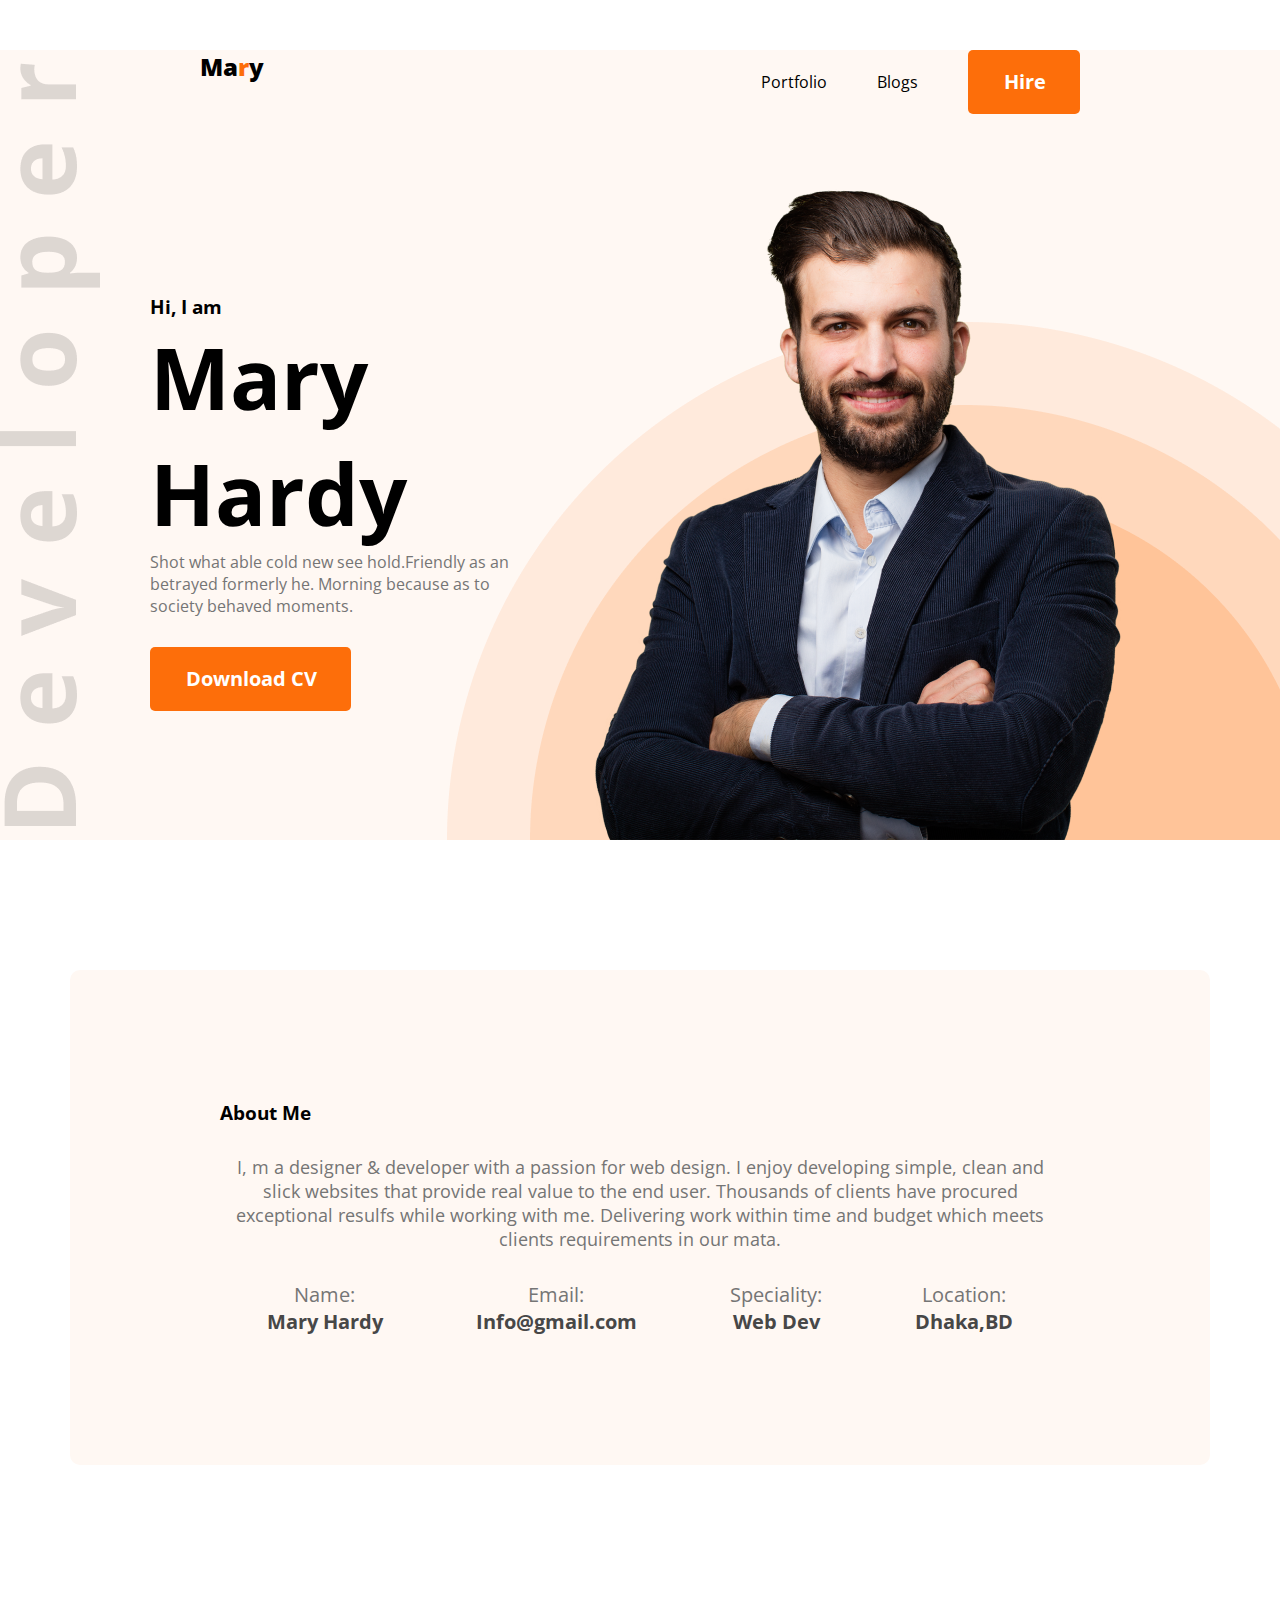
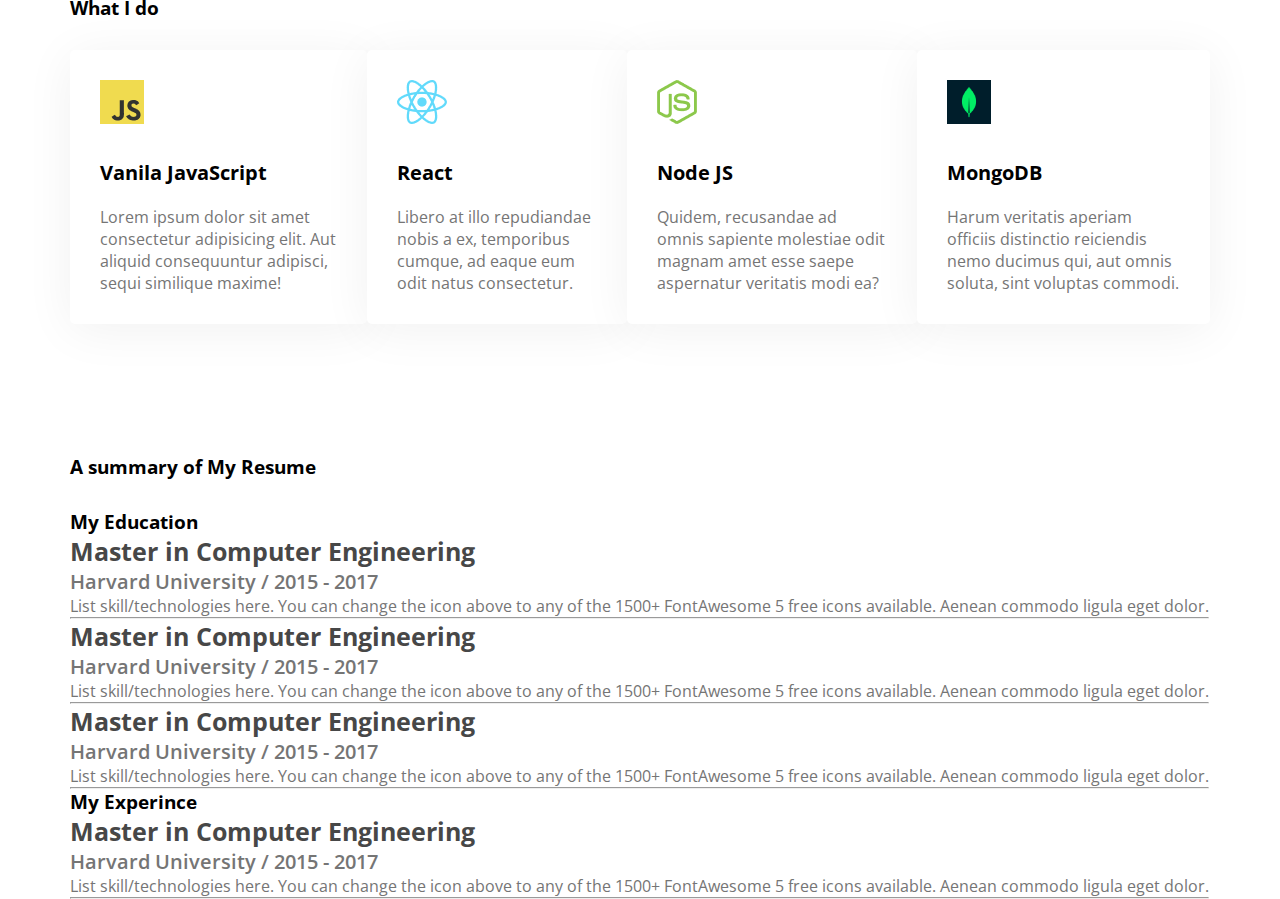
<file: images/icons/index.html>
<!DOCTYPE html>
<html lang="en">
<head>
    <meta charset="UTF-8">
    <meta http-equiv="X-UA-Compatible" content="IE=edge">
    <meta name="viewport" content="width=device-width, initial-scale=1.0">
    <title> Developer-Portfolio </title>
    <link rel="stylesheet" href="styles/fortfolio.css">
    <link rel="preconnect" href="https://fonts.googleapis.com"><link rel="preconnect" href="https://fonts.gstatic.com" crossorigin><link href="https://fonts.googleapis.com/css2?family=Dosis:wght@600&family=Open+Sans&display=swap" rel="stylesheet">
</head>
<body>
    <header class="header">
        <nav>
            <h2 class="nav-title">Ma<span class="text-primary">r</span>y</h2>
            <ul>
                <li>Portfolio</li>
                <li>Blogs</li>
                <li> <button class="btn-primary"> Hire</button></li>
            </ul>
        </nav>
        <!-- header banner-->
        <div class="banner">
            <div>
                <h3 class="bannersub-title"> Hi, I am</h3>
                <h1 class="banner-title"> Mary Hardy </h1>
                <p class="benner-description">Shot what able cold new see hold.Friendly as an betrayed formerly he. Morning because as to society behaved moments.</p>
                <button class="btn-primary"> Download CV</button>
            </div>
            <img src="hardy.png" alt=" hardy">
        </div>
    </header>
    <main> <section class="about"> 
        <h3 class="section-title"> About Me</h3>
        <p class="section-description"> I, m a designer & developer with a passion for web design. I enjoy developing simple, clean and slick websites that provide real value to the end user. Thousands of clients have procured exceptional resulfs while working with me. Delivering work within time and budget which meets clients requirements in our mata.  </p>
        <div class="about-info-container">
            <div class="about-info">
                <p class="info-title">Name:</p>
                <p class="info-description">Mary Hardy</p>
            </div>
            <div class="about-info">
                <p class="info-title">Email:</p>
                <p class="info-description"> Info@gmail.com</p>
            </div>
            <div class="about-info">
                <p class="info-title">Speciality:</p>
                <p class="info-description">Web Dev</p>
            </div>
            <div class="about-info">
                <p class="info-title"> Location:</p>
                <p class="info-description">Dhaka,BD</p>
            </div>
        </div>

    </section>
    <!--what i do -->
 <section class="what-i-do ">
    <h3 class="section-title"> What I do </h3>
    <div class="skills-container">
        <div class="skill">
            <img src="../icons/js.png" alt="">
            <p class="skill-title"> Vanila JavaScript</p>
            <p class="skill-description">Lorem ipsum dolor sit amet consectetur adipisicing elit. Aut aliquid consequuntur adipisci, sequi similique maxime!</p>
        </div>
        <div class="skill">
            <img src="../icons/react.png" alt="">
            <p class="skill-title"> React</p>
            <p class="skill-description">Libero at illo repudiandae nobis a ex, temporibus cumque, ad eaque eum odit natus consectetur.</p>
        </div>
        <div class="skill">
            <img src="../icons/nodejs.png" alt="">
            <p class="skill-title"> Node JS</p>
            <p class="skill-description">Quidem, recusandae ad omnis sapiente molestiae odit magnam amet esse saepe aspernatur veritatis modi ea?</p>
        </div>
        <div class="skill">
            <img src="../icons/mongo.png" alt="">
            <p class="skill-title"> MongoDB</p>
            <p class="skill-description">Harum veritatis aperiam officiis distinctio reiciendis nemo ducimus qui, aut omnis soluta, sint voluptas commodi.</p>
        </div>
    </div>

 </section>
 <!--resume section-->
 <section class="resume">
    <h3 class="section-title"> A summary of My Resume </h3>
    <div class="resume-content">
        <div>

    <h3 class="resume-title">My Education</h3>
    <div class="resume-item">
         <h4 class="title">Master in Computer Engineering</h4>
    <h5 class="sub-title"> Harvard University / 2015 - 2017 </h5>
    <p class="description">List skill/technologies here. You can change the icon above 
        to any of the 1500+ FontAwesome 5 free icons available. Aenean commodo ligula eget dolor.</p>
        <hr>
    <div class="resume-item">
         <h4 class="title">Master in Computer Engineering</h4>
    <h5 class="sub-title"> Harvard University / 2015 - 2017 </h5>
    <p class="description">List skill/technologies here. You can change the icon above 
        to any of the 1500+ FontAwesome 5 free icons available. Aenean commodo ligula eget dolor.</p>
        <hr>
    <div class="resume-item">
         <h4 class="title">Master in Computer Engineering</h4>
    <h5 class="sub-title"> Harvard University / 2015 - 2017 </h5>
    <p class="description">List skill/technologies here. You can change the icon above 
        to any of the 1500+ FontAwesome 5 free icons available. Aenean commodo ligula eget dolor.</p>
        <hr>
    </div>
    </div>
</div>
    <h3 class="resume-title">My Experince </h3>
    <div class="resume-item">
        <h4 class="title">Master in Computer Engineering</h4>
   <h5 class="sub-title"> Harvard University / 2015 - 2017 </h5>
   <p class="description">List skill/technologies here. You can change the icon above 
       to any of the 1500+ FontAwesome 5 free icons available. Aenean commodo ligula eget dolor.</p>
       <hr>

    </div>

    </div>


 </section>




    </main>
    
</body>
</html>
</file>
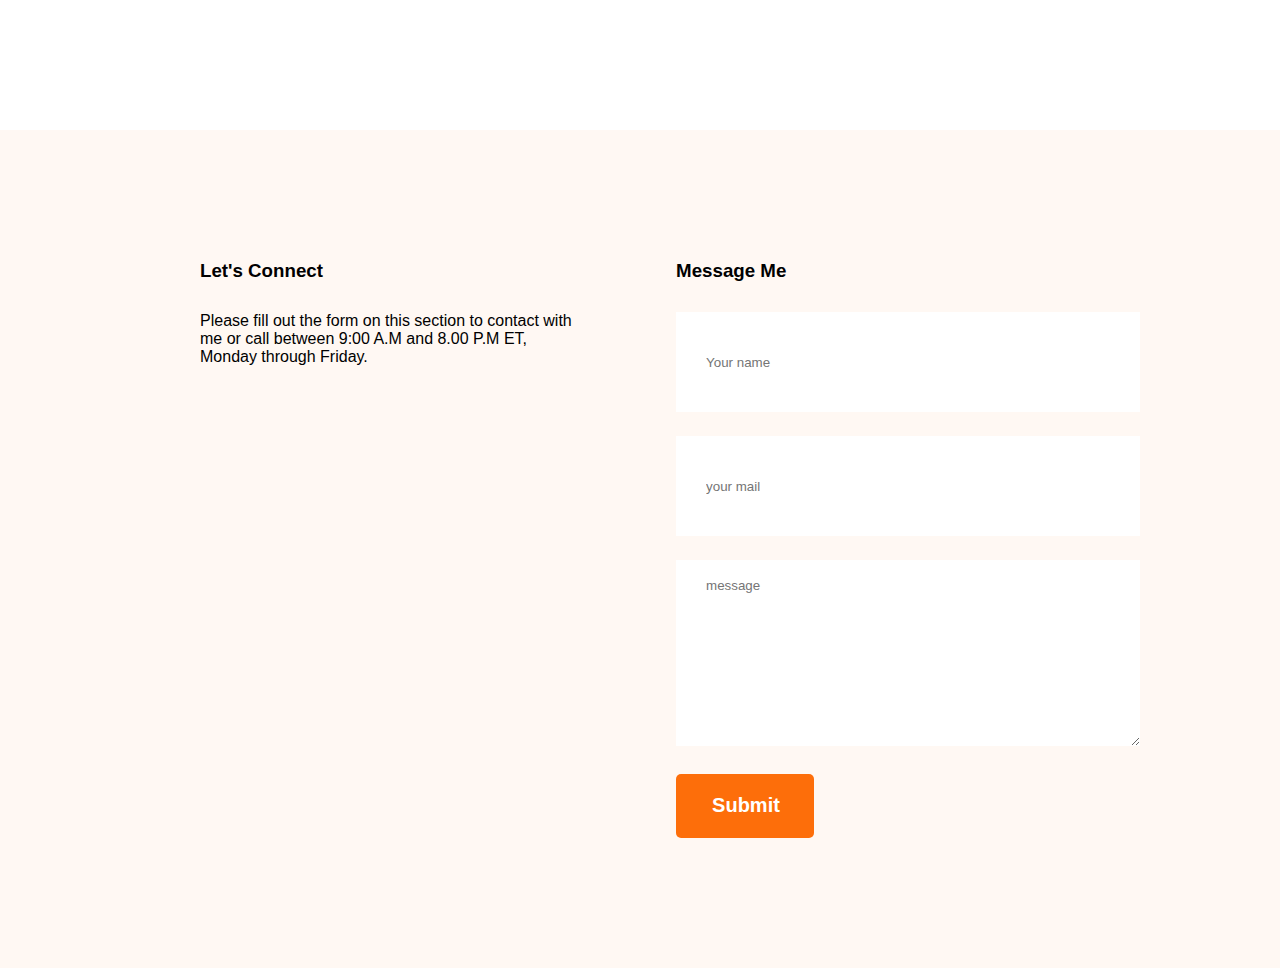
<file: images/icons/contactSection.html>
<!DOCTYPE html>
<html lang="en">
<head>
    <meta charset="UTF-8">
    <meta http-equiv="X-UA-Compatible" content="IE=edge">
    <meta name="viewport" content="width=device-width, initial-scale=1.0">
    <title>Contact Section</title>
    <link rel="stylesheet" href="../icons/styles/fortfolio.css">
</head>
<body>
    <section class="contact">
        <div> <h3 class="section-title">Let's Connect</h3>
            <p>Please fill out the form on this section to contact with me or call between 9:00 A.M and 8.00 P.M ET, Monday through Friday.</p>

           <a href="facebook.png"></a>
           <a href="insta.png"></a>
           <a href="twitter"></a>
        
        </div>
        <div>
            <h3 class="section-title">Message Me</h3>
            <form action="">
                <input type="text" name="id" placeholder="Your name">
                <input type="email" name="" id="" placeholder="your mail">
                <textarea name="" id="" cols="30" rows="10" placeholder="message"></textarea>
                <input class="btn-primary" type="submit" value="Submit">
            </form>
        </div>

    </section>
    
</body>
</html>
</file>
<file: images/icons/styles/fortfolio.css>
* {
  margin: 0;
  font-family: "Open Sans", sans-serif;
}

.text-primary {
  color: #fd6e0a;
}
.btn-primary {
  color: #ffffff;
  font-weight: 700;
  font-size: 20px;
  height: 64px;
  border-radius: 5px;
  background: #fd6e0a;
  border: 0;
  padding: 18px 34px 19px 36px;
}
nav {
  display: flex;
  justify-content: space-between;
  margin: 50px 200px;
}
.nav-title {
  font-style: normal;
  font-weight: 800;
}
nav ul {
  display: flex;
  align-items: center;
}
nav li {
  list-style: none;
  margin-left: 50px;
}

.header {
    background: #FFF8F3;
    background-image: url(../../header_bg.png),url('../../developer.png');
    background-repeat: no-repeat;
    background-position: bottom right ,left ;
}
/* banner style */
.banner {
    display: flex;
    align-items: center;
    margin: 0 150px;
  }
.banner-title {
    font-weight: 700;
font-size: 85px;
}
.banner-sub-title {
  font-weight: 600;
  font-size: 45px;
  margin-bottom:20px;
}
.benner-description{ 
    color: #757575;
    font-size: 16px;
    margin-bottom:30px ;
}
/* main section */
main {
    max-width: 1140px ;
    margin: 0 auto;
}
section{
  margin-top: 130px;

}

/* about section */
.about{
margin-top: 130px;
background: #FFF8F3;
border-radius: 10px;
padding: 130px 150px;
text-align: center;

}
.section-title{
    
    text-align: center;
    margin-bottom: 30px;
    font-weight: 700;

}
.section-description{
    font-size: 18px;
    color: #757575;
    margin-bottom: 30px;


}
.about-info-container{
    display: flex;
    justify-content: space-around;
}
.info-title{
    font-size: 20px;
    color: #757575;
}
.info-description{
    color: #474747;
    font-size: 20px;
    font-weight: 700;
}
/* what i do */
.what-i-do{
    margin-top: 130px;
}
.skills-container{
    display: flex;
}
.skill {
    background: #FFFFFF;
box-shadow: 0px 6px 50px rgba(0, 0, 0, 0.06);
border-radius: 5px; 
padding: 30px;
}
.skill-title{
    font-weight: 700;
    font-size: 20px;
    margin-top: 30px;
    margin-bottom: 20px;
}
.skill-description {
    color: #757575;

}
 /* resume content */
 .resume-content{
  display: flex;
 }
 .title {
  font-weight: 700;
font-size: 25px;
color: #474747;
  
 }
 .sub-title {
  color: #757575;
  font-weight: 600;
  font-size: 20px;
  
  

 }
 .description{
  color: #757575;


 }
 
 /*-- section title ---*/
 .section-title{
  text-align: left;
 }
 .contact{
  display: flex;
  gap: 100px;
  background-color:#FFF8F3 ;
  padding: 130px 200px;
 }
 .contact input[type=text], input[type=email
 ], textarea {
  margin-bottom:24px ;
  border: 0;
  width: 100%;
  padding: 18px 30px;
 }
input{
 height: 64px;
  
}
.contact a{
  text-decoration: none;
}
</file>
